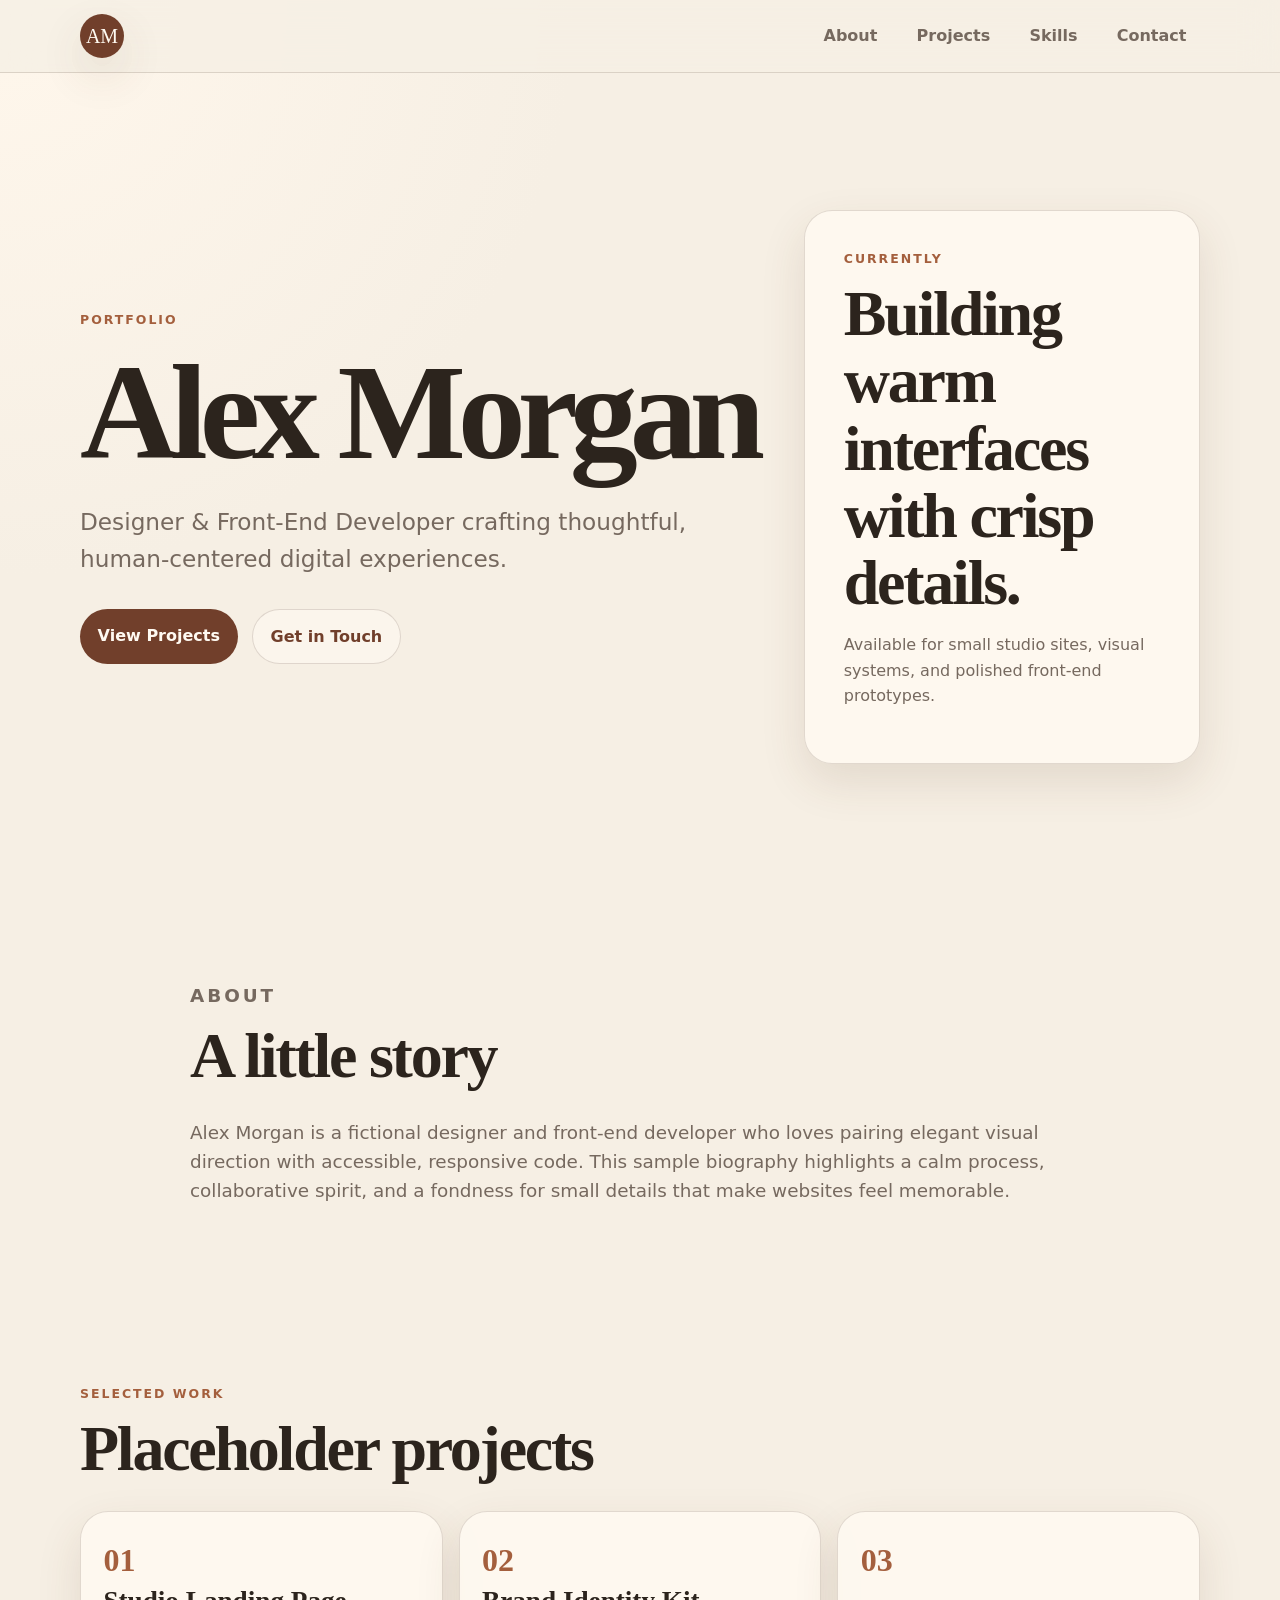
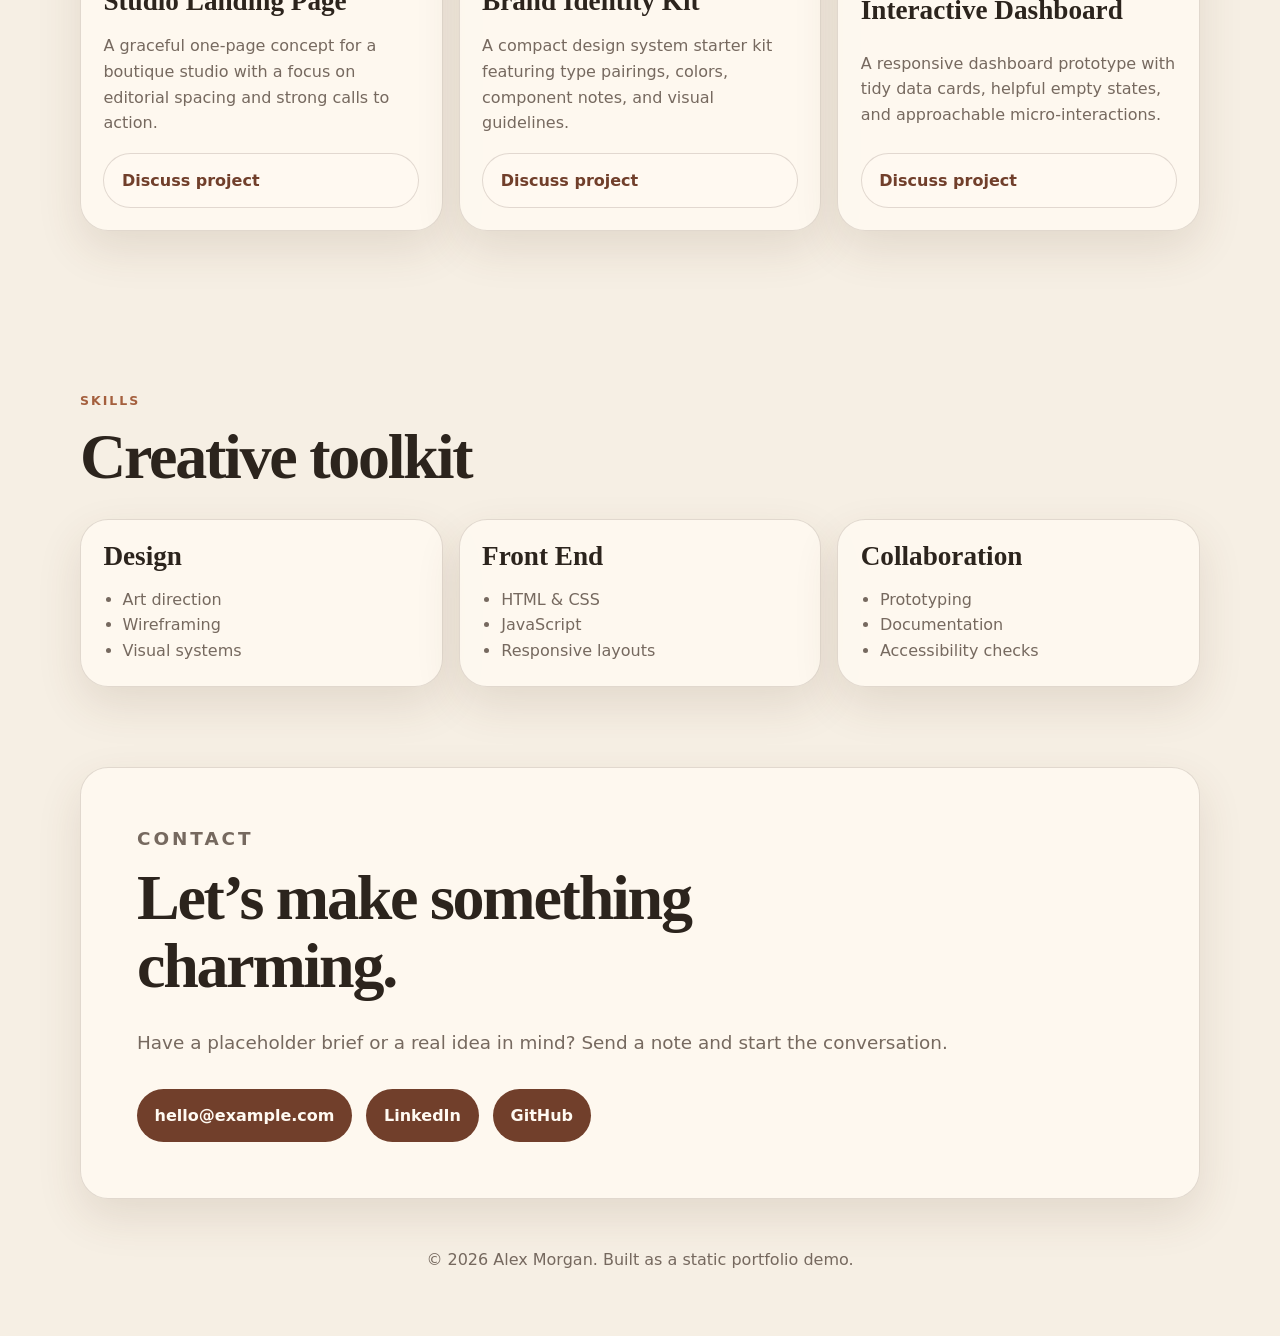
<file: projects/portfolio/index.html>
<!DOCTYPE html>
<html lang="en">
<head>
  <meta charset="UTF-8">
  <meta name="viewport" content="width=device-width, initial-scale=1.0">
  <title>Alex Morgan | Portfolio</title>
  <link rel="stylesheet" href="styles.css">
  <script src="script.js" defer></script>
</head>
<body>
  <header class="site-header">
    <nav class="nav" aria-label="Primary navigation">
      <a class="logo" href="#hero" aria-label="Alex Morgan home">AM</a>
      <button class="nav-toggle" type="button" aria-expanded="false" aria-controls="nav-links">
        <span class="sr-only">Toggle navigation</span>
        <span></span>
        <span></span>
        <span></span>
      </button>
      <ul class="nav-links" id="nav-links">
        <li><a href="#about">About</a></li>
        <li><a href="#projects">Projects</a></li>
        <li><a href="#skills">Skills</a></li>
        <li><a href="#contact">Contact</a></li>
      </ul>
    </nav>
  </header>

  <main>
    <section class="hero section" id="hero">
      <div class="hero-copy reveal">
        <p class="eyebrow">Portfolio</p>
        <h1>Alex Morgan</h1>
        <p class="tagline">Designer &amp; Front-End Developer crafting thoughtful, human-centered digital experiences.</p>
        <div class="hero-actions">
          <a class="button primary" href="#projects">View Projects</a>
          <a class="button secondary" href="mailto:hello@example.com">Get in Touch</a>
        </div>
      </div>
      <aside class="hero-card reveal" aria-label="Portfolio snapshot">
        <p class="card-kicker">Currently</p>
        <h2>Building warm interfaces with crisp details.</h2>
        <p>Available for small studio sites, visual systems, and polished front-end prototypes.</p>
      </aside>
    </section>

    <section class="section about reveal" id="about">
      <div class="section-heading">
        <p class="eyebrow">About</p>
        <h2>A little story</h2>
      </div>
      <p>
        Alex Morgan is a fictional designer and front-end developer who loves pairing elegant visual direction with accessible, responsive code. This sample biography highlights a calm process, collaborative spirit, and a fondness for small details that make websites feel memorable.
      </p>
    </section>

    <section class="section reveal" id="projects">
      <div class="section-heading">
        <p class="eyebrow">Selected Work</p>
        <h2>Placeholder projects</h2>
      </div>
      <div class="project-grid">
        <article class="card project-card">
          <span class="project-number">01</span>
          <h3>Studio Landing Page</h3>
          <p>A graceful one-page concept for a boutique studio with a focus on editorial spacing and strong calls to action.</p>
          <a href="#contact" aria-label="Ask about Studio Landing Page">Discuss project</a>
        </article>
        <article class="card project-card">
          <span class="project-number">02</span>
          <h3>Brand Identity Kit</h3>
          <p>A compact design system starter kit featuring type pairings, colors, component notes, and visual guidelines.</p>
          <a href="#contact" aria-label="Ask about Brand Identity Kit">Discuss project</a>
        </article>
        <article class="card project-card">
          <span class="project-number">03</span>
          <h3>Interactive Dashboard</h3>
          <p>A responsive dashboard prototype with tidy data cards, helpful empty states, and approachable micro-interactions.</p>
          <a href="#contact" aria-label="Ask about Interactive Dashboard">Discuss project</a>
        </article>
      </div>
    </section>

    <section class="section skills reveal" id="skills">
      <div class="section-heading">
        <p class="eyebrow">Skills</p>
        <h2>Creative toolkit</h2>
      </div>
      <div class="skills-grid">
        <div class="card">
          <h3>Design</h3>
          <ul>
            <li>Art direction</li>
            <li>Wireframing</li>
            <li>Visual systems</li>
          </ul>
        </div>
        <div class="card">
          <h3>Front End</h3>
          <ul>
            <li>HTML &amp; CSS</li>
            <li>JavaScript</li>
            <li>Responsive layouts</li>
          </ul>
        </div>
        <div class="card">
          <h3>Collaboration</h3>
          <ul>
            <li>Prototyping</li>
            <li>Documentation</li>
            <li>Accessibility checks</li>
          </ul>
        </div>
      </div>
    </section>

    <section class="section contact reveal" id="contact">
      <div class="section-heading">
        <p class="eyebrow">Contact</p>
        <h2>Let’s make something charming.</h2>
      </div>
      <p>Have a placeholder brief or a real idea in mind? Send a note and start the conversation.</p>
      <div class="contact-links">
        <a href="mailto:hello@example.com">hello@example.com</a>
        <a href="https://www.linkedin.com" target="_blank" rel="noreferrer">LinkedIn</a>
        <a href="https://github.com" target="_blank" rel="noreferrer">GitHub</a>
      </div>
    </section>
  </main>

  <footer class="site-footer">
    <p>&copy; 2026 Alex Morgan. Built as a static portfolio demo.</p>
  </footer>
</body>
</html>
</file>
<file: projects/portfolio/styles.css>
:root {
  --bg: #f6efe4;
  --surface: #fffaf2;
  --surface-strong: #f1dfc7;
  --text: #2c241d;
  --muted: #76695f;
  --accent: #a45f3d;
  --accent-dark: #713f2b;
  --border: rgba(74, 53, 38, 0.16);
  --shadow: 0 18px 45px rgba(88, 57, 35, 0.12);
  --heading: "EB Garamond", Garamond, Georgia, serif;
  --body: Inter, ui-sans-serif, system-ui, -apple-system, BlinkMacSystemFont, "Segoe UI", sans-serif;
}

* { box-sizing: border-box; }
html { scroll-behavior: smooth; }
body { margin: 0; background: radial-gradient(circle at top left, #fff7ec 0, var(--bg) 36rem); color: var(--text); font-family: var(--body); line-height: 1.6; }
a { color: inherit; }
.site-header { position: sticky; top: 0; z-index: 10; backdrop-filter: blur(18px); background: rgba(246, 239, 228, 0.82); border-bottom: 1px solid var(--border); }
.nav { width: min(1120px, calc(100% - 2rem)); margin: 0 auto; min-height: 72px; display: flex; align-items: center; justify-content: space-between; gap: 1rem; }
.logo { display: inline-grid; place-items: center; width: 44px; height: 44px; border-radius: 50%; background: var(--accent-dark); color: #fffaf2; font-family: var(--heading); font-size: 1.25rem; text-decoration: none; box-shadow: var(--shadow); }
.nav-links { display: flex; gap: 0.75rem; list-style: none; margin: 0; padding: 0; }
.nav-links a { border-radius: 999px; padding: 0.55rem 0.85rem; text-decoration: none; color: var(--muted); font-weight: 700; transition: background 180ms ease, color 180ms ease; }
.nav-links a:hover, .nav-links a.active { background: var(--surface-strong); color: var(--accent-dark); }
.nav-toggle { display: none; width: 44px; height: 44px; border: 1px solid var(--border); border-radius: 999px; background: var(--surface); padding: 0.75rem; }
.nav-toggle span:not(.sr-only) { display: block; height: 2px; margin: 4px 0; background: var(--text); }
.sr-only { position: absolute; width: 1px; height: 1px; padding: 0; margin: -1px; overflow: hidden; clip: rect(0, 0, 0, 0); white-space: nowrap; border: 0; }
.section { width: min(1120px, calc(100% - 2rem)); margin: 0 auto; padding: 5rem 0; scroll-margin-top: 92px; }
.hero { min-height: calc(100vh - 72px); display: grid; grid-template-columns: minmax(0, 1.4fr) minmax(280px, 0.8fr); align-items: center; gap: 2rem; }
.eyebrow, .card-kicker { margin: 0 0 0.7rem; color: var(--accent); font-size: 0.78rem; font-weight: 800; letter-spacing: 0.16em; text-transform: uppercase; }
h1, h2, h3 { font-family: var(--heading); line-height: 1.05; margin: 0; }
h1 { font-size: clamp(4rem, 11vw, 8.5rem); letter-spacing: -0.06em; }
h2 { font-size: clamp(2.2rem, 5vw, 4.2rem); letter-spacing: -0.035em; }
h3 { font-size: 1.7rem; }
.tagline { max-width: 680px; margin: 1.2rem 0 0; color: var(--muted); font-size: clamp(1.1rem, 2vw, 1.45rem); }
.hero-actions, .contact-links { display: flex; flex-wrap: wrap; gap: 0.9rem; margin-top: 2rem; }
.button, .contact-links a, .project-card a { border-radius: 999px; padding: 0.85rem 1.1rem; font-weight: 800; text-decoration: none; }
.button.primary, .contact-links a { background: var(--accent-dark); color: #fffaf2; }
.button.secondary, .project-card a { border: 1px solid var(--border); color: var(--accent-dark); background: rgba(255, 250, 242, 0.55); }
.hero-card, .card, .contact { background: rgba(255, 250, 242, 0.82); border: 1px solid var(--border); border-radius: 28px; box-shadow: var(--shadow); }
.hero-card { padding: clamp(1.5rem, 4vw, 2.4rem); transform: rotate(1.5deg); }
.hero-card p:last-child, .about p, .contact p, .project-card p { color: var(--muted); }
.section-heading { max-width: 720px; margin-bottom: 1.8rem; }
.about { max-width: 900px; }
.about p, .contact p { font-size: 1.15rem; }
.project-grid, .skills-grid { display: grid; grid-template-columns: repeat(3, 1fr); gap: 1rem; }
.card { padding: 1.4rem; }
.project-card { display: flex; min-height: 320px; flex-direction: column; justify-content: space-between; }
.project-number { color: var(--accent); font-family: var(--heading); font-size: 2rem; font-weight: 700; }
.skills ul { padding-left: 1.2rem; margin-bottom: 0; color: var(--muted); }
.contact { padding: clamp(2rem, 5vw, 3.5rem); }
.site-footer { width: min(1120px, calc(100% - 2rem)); margin: 0 auto; padding: 2rem 0 3rem; color: var(--muted); text-align: center; }
.reveal { opacity: 0; transform: translateY(22px); transition: opacity 650ms ease, transform 650ms ease; }
.reveal.visible { opacity: 1; transform: translateY(0); }
@media (max-width: 760px) {
  .nav-toggle { display: block; }
  .nav-links { position: absolute; top: 72px; left: 1rem; right: 1rem; display: none; flex-direction: column; padding: 1rem; background: var(--surface); border: 1px solid var(--border); border-radius: 22px; box-shadow: var(--shadow); }
  .nav-links.open { display: flex; }
  .hero, .project-grid, .skills-grid { grid-template-columns: 1fr; }
  .section { padding: 3.5rem 0; }
  .hero { min-height: auto; padding-top: 4rem; }
  .hero-card { transform: none; }
}
</file>
